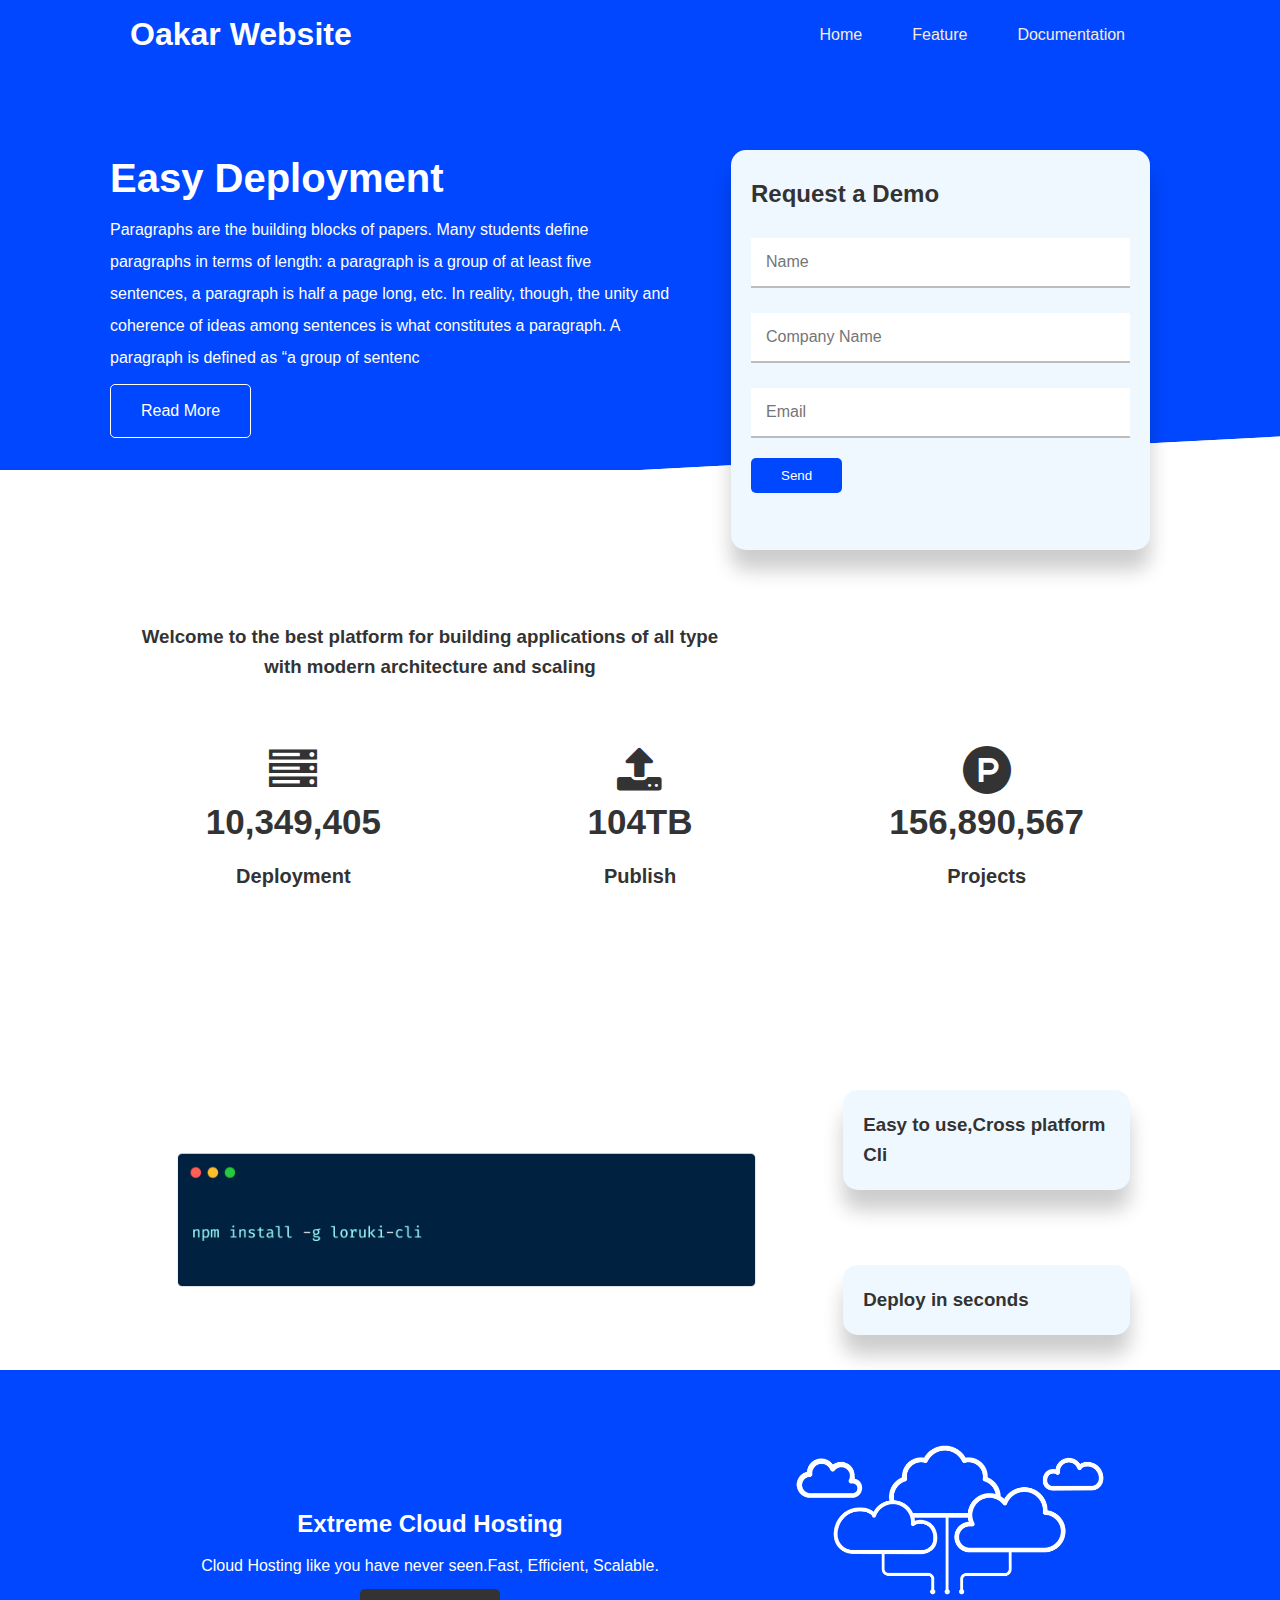
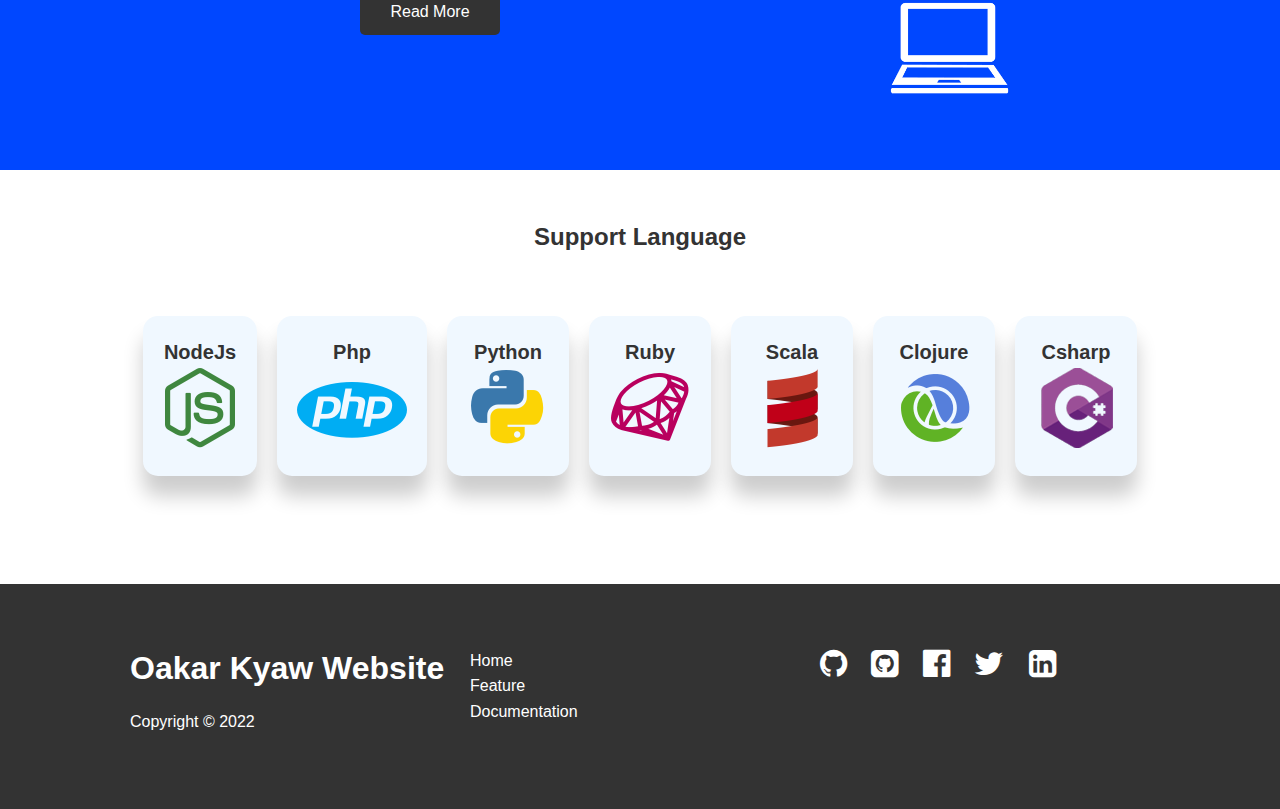
<file: index.html>
<!DOCTYPE html>
<html lang='en'>
 <head>
   <meta charset='utf-8'>
   <meta name='viewport' content='width=device-width,initial-scale=1.0'>
   <title>Oakar-Website</title>
                                               
   <link rel='stylesheet' href='./css/style.css'>
   <link rel='stylesheet' href='./css/utilities.css'>
   <link rel="stylesheet" href="https://cdnjs.cloudflare.com/ajax/libs/font-awesome/4.7.0/css/font-awesome.min.css"> 





  </head>

  <body>
    <div class="navbar">
      <div class="container flex">
        <h1>Oakar Website</h1>
        <nav>
          <ul>
          <li><a href='./index.html'>Home</a></li>
          <li><a href="feature.html"> Feature</a></li>
          <li><a href="doc.html"> Documentation</a></li>


        </ul>
        </nav>
      </div>
    </div>
    
    <!-- Showcase-->
    <section class="showcase">
      <div class="container grid">
        <div class="showcase-text">
          <h1>Easy Deployment</h1>
          <p>Paragraphs are the building blocks of papers. Many students define paragraphs in terms of length: a paragraph is a group of at least five sentences, a paragraph is half a page long, etc. In reality, though, the unity and coherence of ideas among sentences is what constitutes a paragraph. A paragraph is defined as “a group of sentenc</p>
          <a href="./feature.html" class="btn btn-outline">Read More</a>
        </div>
        <div class="showcase-form card">
          <h2>Request a Demo</h2>
          <form >
            <div class="form-control">
              <input type="text" name="name" placeholder="Name">
            </div>
            <div class="form-control">
              <input type="text" name="company-name" placeholder="Company Name">
            </div>
            <div class="form-control">
              <input type="email" name="email" placeholder="Email">

            </div>
            <input type="submit" value="Send" class="btn btn-primary">
          </form>
        </div>
      </div>
    </section>

    <!--Stat-->
    <section class="stat">
      <div class="container">
          <h3 class="stat-heading text-center my-1">
               Welcome to the best platform for building applications of all type with modern architecture and scaling
         </h3>
         <div class="grid grid-3 text-center my-2">
            <div>
              <i class="fa fa-server fa-3x" aria-hidden="true"></i>
              <h3>10,349,405</h3>
              <p class="text-secondary">Deployment</p>
            </div>
            <div>
              <i class="fa fa-upload fa-3x" aria-hidden="true"></i>
              <h3>104TB</h3>
              <p class="text-secondary">Publish</p>
            </div>
            <div>
              <i class="fa fa-product-hunt fa-3x" aria-hidden="true"></i> 
              <h3>156,890,567</h3>
              <p class="text-secondary">Projects</p>
            </div>
          
         </div>
      </div>
    </section>

    <!--Cli -->
    <section class="cli">
      <div class="container grid">
        <img src="images/cli.png" alt="Cli">
        <div class="card ">
          <h3>Easy to use,Cross platform Cli</h3>
        </div>
        <div class="card ">
          <h3>Deploy in seconds</h3>
        </div>

      </div>
    </section>
    
    <!-- Cloud -->
    <section class="cloud bg-primary">
      <div class='container  grid'>
        <div class="cloud-grid">
        
          <h2 class="lg">Extreme Cloud Hosting</h2>
          <p class="lead">Cloud Hosting like you have never seen.Fast, Efficient, Scalable.</p>
          <a class="btn btn-dark" href="feature.html" alt="Feature">Read More</a>
        
      </div >
    
          <img  src="images/cloud.png" alt="cloudimage">
      
      </div>
       
      

    </section>

    <!--languages-->
    <section class="language">
      
        <h2 class="text-center">Support Language</h2>
        <div class="container flex">
          <div class="card">
             <h4>NodeJs</h4>
          <img src="images/logos/node.png" alt="node">
          </div>
         
        
        
          <div class="card">
            <h4>Php</h4>
            <img src="images/logos/php.png" alt="php">
          </div>
          
        
          <div class="card">
           <h4>Python</h4>
          <img src="images/logos/python.png" alt="python"> 
          </div>
          
        
          <div class="card">
          <h4>Ruby</h4>
          <img src="images/logos/ruby.png" alt="ruby">
          </div>
        
        
          <div class="card">
          <h4>Scala</h4>
          <img src="images/logos/scala.png" alt="scala">
          </div>
        
        
          <div class="card">
          <h4>Clojure</h4>
          <img src="images/logos/clojure.png" alt="clojure">
          </div>
          
        
          <div class="card">
          <h4>Csharp</h4>
          <img src="images/logos/csharp.png" alt="csharp">
          </div>
         
        
          
          
        </div>
        
    

      
    </section>
    <!--footer-->
    <section class="footer bg-dark">
      <div class="container grid-3 ">
        <div>
           <h1>Oakar Kyaw Website</h1>
        <p>Copyright &copy; 2022</p>
      </div>
       <div>
         <ul>
          <li><a href="index.html"> Home</a></li>
          <li><a href="feature.html"> Feature</a></li>
        <li><a href="doc.html"> Documentation</a></li>
      </ul>
       </div>
        
      <div class="social">
        
       <i class="fa fa-github fa-2x" aria-hidden="true"></i>
        <i class="fa fa-github-square fa-2x" aria-hidden="true"></i>
        <i class="fa fa-facebook-official fa-2x" aria-hidden="true"></i>
        <i class="fa fa-twitter fa-2x" aria-hidden="true"></i>
         <i class="fa fa-linkedin-square fa-2x" aria-hidden="true"></i>
      
      </div>
      
        
       </div>
     
    </section>

  </body>




</html>
</file>
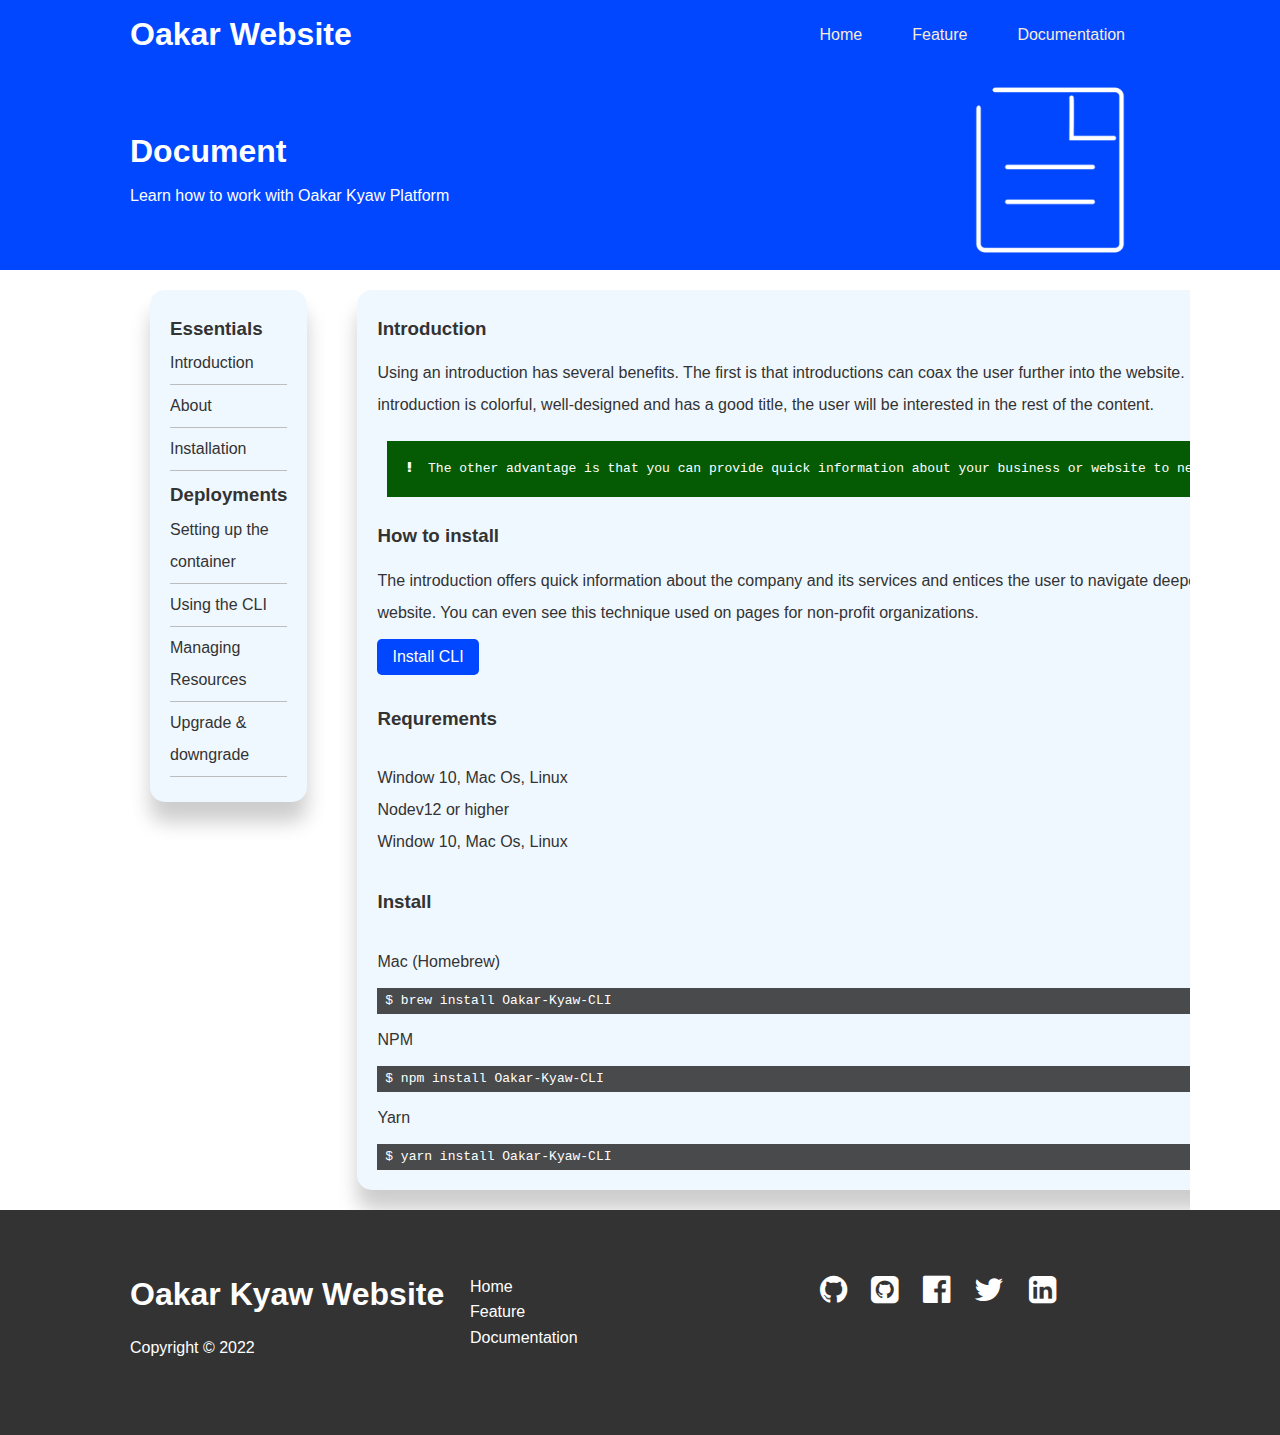
<file: doc.html>
<!DOCTYPE html>
<html lang='en'>
 <head>
   <meta charset='utf-8'>
   <meta name='viewport' content='width=device-width,initial-scale=1.0'>
   <title>Oakar-Website</title>
                                               
   <link rel='stylesheet' href='./css/style.css'>
   <link rel='stylesheet' href='./css/utilities.css'>
   <link rel="stylesheet" href="https://cdnjs.cloudflare.com/ajax/libs/font-awesome/4.7.0/css/font-awesome.min.css"> 





  </head>

  <body>
    <div class="navbar">
      <div class="container flex">
        <h1>Oakar Website</h1>
        <nav>
          <ul>
          <li><a href='./index.html'>Home</a></li>
          <li><a href="feature.html"> Feature</a></li>
          <li><a href="doc.html"> Documentation</a></li>


        </ul>
        </nav>
      </div>
    </div>
    <!--Document Header-->
    <section class="document-header bg-primary">
        <div class="container grid">
            <div class="document-header-text">
                <h1>Document</h1>
                <p>Learn how to work with Oakar Kyaw Platform</p>
            </div>
            <img src="images/docs.png" alt="Documentation image" class="feature-image">
    
        </div>
    
    
       </section>
    <!--sub header-->
    <section class="doc-main">
      <div class="container grid-3 ">
        <div class="card main-head">
          <h3>Essentials</h3>
          <nav>
            <ul>
              <li><a href="#">Introduction</a></li>
              <li><a href="#">About</a></li>
              <li><a href="#">Installation</a></li>
            </ul>
            
          </nav>
          <h3>Deployments</h3>
          <nav>
            <ul>
              <li><a href="#">Setting up the container</a></li>
              <li><a href="#">Using the CLI</a></li>
              <li><a href="#">Managing Resources</a></li>
              <li><a href="#">Upgrade & downgrade</a></li>
            </ul>
            
          </nav>
        </div>
        <div class="card description ">
          <h3>Introduction</h3>
          <p>Using an introduction has several benefits. The first is that introductions can coax the user further into the website. If the introduction is colorful, well-designed and has a good title, the user will be interested in the rest of the content.</p>
          <pre class="alert " id="success"><i class="fa fa-exclamation" aria-hidden="true"></i>  The other advantage is that you can provide quick information about your business or website to new users.</pre>
          
          <h3>How to install</h3>
          <p>The introduction offers quick information about the company and its services and entices the user to navigate deeper into the website. You can even see this technique used on pages for non-profit organizations.</p>
          <a href="#" class="btn btn-primary">Install CLI</a>
          <h3 class="requirements">Requrements</h3>
          <ul>
            <li>Window 10, Mac Os, Linux</li>
            <li>Nodev12 or higher</li>
            <li>Window 10, Mac Os, Linux</li>
          </ul>
          
          <h3 class="install">Install</h3>
          <p>Mac (Homebrew)</p>
          <pre><code> $ brew install Oakar-Kyaw-CLI</code></pre>
          <p>NPM</p>
          <pre><code> $ npm install Oakar-Kyaw-CLI</code></pre>
          <p>Yarn</p>
          <pre><code> $ yarn install Oakar-Kyaw-CLI</code></pre>

        </div>
      </div>
    </section>
    <!--footer-->
    <section class="footer bg-dark">
      <div class="container grid-3 ">
        <div>
           <h1>Oakar Kyaw Website</h1>
        <p>Copyright &copy; 2022</p>
      </div>
       <div>
         <ul>
            <li><a href="index.html"> Home</a></li>
            <li><a href="feature.html"> Feature</a></li>
          <li><a href="doc.html"> Documentation</a></li>
      </ul>
       </div>
        
      <div class="social">
        
       <i class="fa fa-github fa-2x" aria-hidden="true"></i>
        <i class="fa fa-github-square fa-2x" aria-hidden="true"></i>
        <i class="fa fa-facebook-official fa-2x" aria-hidden="true"></i>
        <i class="fa fa-twitter fa-2x" aria-hidden="true"></i>
         <i class="fa fa-linkedin-square fa-2x" aria-hidden="true"></i>
      
      </div>
      
        
       </div>
     
    </section>

  </body>




</html>
</file>
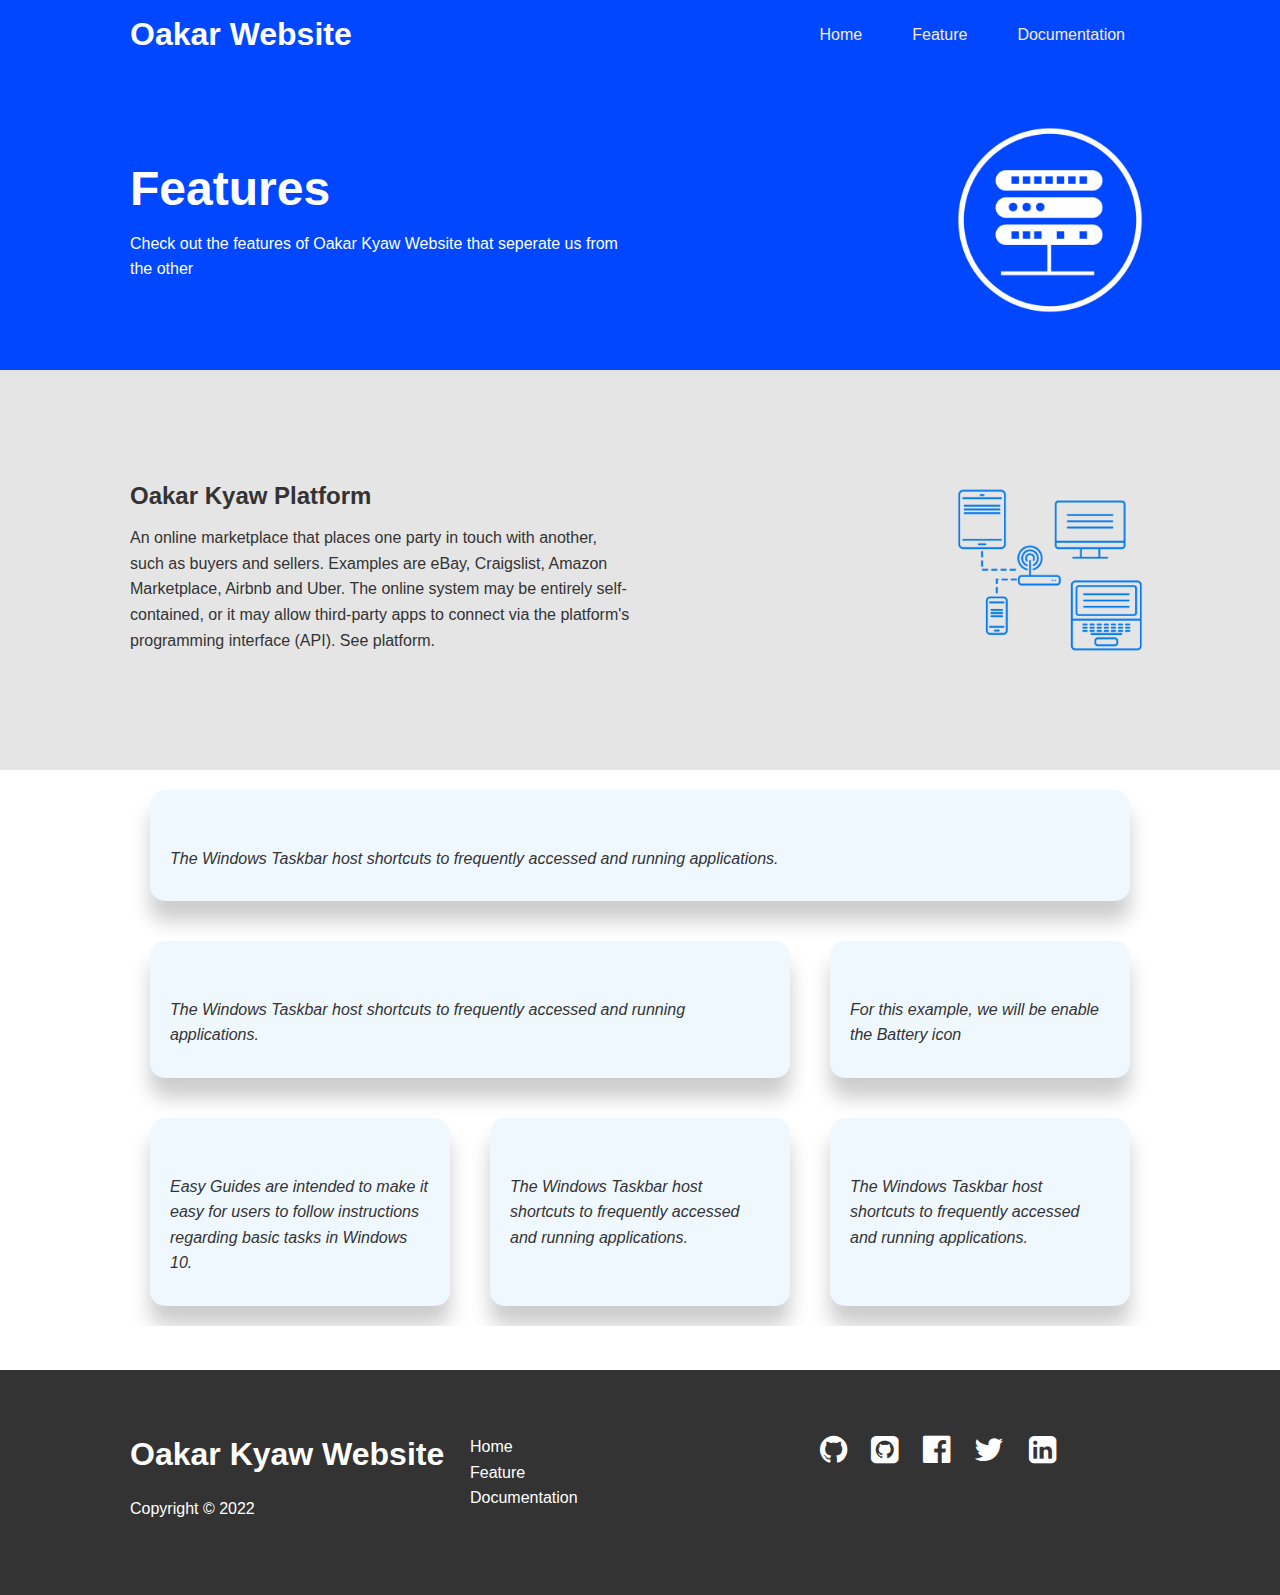
<file: feature.html>
<!DOCTYPE html>
<html lang='en'>
 <head>
   <meta charset='utf-8'>
   <meta name='viewport' content='width=device-width,initial-scale=1.0'>
   <title>Oakar-Website</title>
                                               
   <link rel='stylesheet' href='./css/style.css'>
   <link rel='stylesheet' href='./css/utilities.css'>
   <link rel="stylesheet" href="https://cdnjs.cloudflare.com/ajax/libs/font-awesome/4.7.0/css/font-awesome.min.css"> 





  </head>

  <body>
    <div class="navbar">
      <div class="container flex">
        <h1>Oakar Website</h1>
        <nav>
          <ul>
          <li><a href='./index.html'>Home</a></li>
          <li><a href="feature.html"> Feature</a></li>
          <li><a href="doc.html"> Documentation</a></li>


        </ul>
        </nav>
      </div>
    </div>
    
   <!--header-->
   <section class="feature-header bg-primary">
    <div class="container grid">
        <div class="feature-header-text">
            <h1>Features</h1>
            <p>Check out the features of Oakar Kyaw Website that seperate us from the other</p>
        </div>
        <img src="images/server.png" alt="featureimages" class="feature-image">

    </div>


   </section>
   <!--Subheader-->
    <section class="subheader">
        <div class="container grid">
            <div class="subheader-text">
                <h2>Oakar Kyaw Platform</h2>
                <p>An online marketplace that places one party in touch with another, such as buyers and sellers. Examples are eBay, Craigslist, Amazon Marketplace, Airbnb and Uber. The online system may be entirely self-contained, or it may allow third-party apps to connect via the platform's programming interface (API). See platform.</p>
            </div>
            <img src="images/server2.png" alt="subheaderimage" class="subheader-image">
        </div>
    </section>
    <!--feature card-->
    <section class="feature-card">
        <div class="container grid-3 ">
            <div class="card feature-card1 ">
                <i class="fa-regular fa-bars">
                <p>The Windows Taskbar host shortcuts to frequently accessed and running applications. </p></i>
            </div>
            <div class="card feature-card2 ">
                <i class="fa-regular fa-bars">
                <p>The Windows Taskbar host shortcuts to frequently accessed and running applications. 

                </p></i>
            </div>
            <div class="card feature-card3 ">
                <i class="fa-regular fa-bars">
                <p>For this example, we will be enable the Battery icon 

                </p></i>
            </div>
            <div class="card feature-card4  ">
                <i class="fa-regular fa-bars ">
                <p>Easy Guides are intended to make it easy for users to follow instructions regarding basic tasks in Windows 10. 

 

                </p></i>
            </div>
            <div class="card feature-card5 ">
                <i class="fa-regular fa-bars">
                <p>The Windows Taskbar host shortcuts to frequently accessed and running applications. 

                </p></i>
            </div>
            <div class="card feature-card6 ">
                <i class="fa-regular fa-bars">
                <p>The Windows Taskbar host shortcuts to frequently accessed and running applications. 

                </p></i>
            </div>
        </div>
    </section>
    <!--footer-->
    <section class="footer bg-dark">
      <div class="container grid-3 ">
        <div>
           <h1>Oakar Kyaw Website</h1>
        <p>Copyright &copy; 2022</p>
      </div>
       <div>
         <ul>
            <li><a href="index.html"> Home</a></li>
            <li><a href="feature.html"> Feature</a></li>
          <li><a href="doc.html"> Documentation</a></li>
      </ul>
       </div>
        
      <div class="social">
        
       <i class="fa fa-github fa-2x" aria-hidden="true"></i>
        <i class="fa fa-github-square fa-2x" aria-hidden="true"></i>
        <i class="fa fa-facebook-official fa-2x" aria-hidden="true"></i>
        <i class="fa fa-twitter fa-2x" aria-hidden="true"></i>
         <i class="fa fa-linkedin-square fa-2x" aria-hidden="true"></i>
      
      </div>
      
        
       </div>
     
    </section>

  </body>




</html>
</file>
<file: css/style.css>
@import url('https://fonts.googleapis.com/css?family=Muli&display=swap');
@import url('https://fonts.googleapis.com/css?family=Quicksand&display=swap');

* {
  box-sizing: border-box;
  padding:0;
  margin:0;
}
:root {
  --primary-color:#0047FF;
  --dark-color:#333;
}

body {
  font-family: 'Lato',sans-serif;
  line-height: 1.6;
  color:#333;
}
ul {
  list-style-type: none;
}
a {
  text-decoration:none;
  color:#333;
}

h1 {
  line-height: 1.3;
  font-weight: 100px;
  margin:10px 0;
}

p {
  margin:10px 0;
}
img {
  width:100%;
}
/* Nav bar*/
.navbar {
  background-color:var(--primary-color);
  color:white;
  height:70px;
}
.navbar .flex {
  justify-content: space-between;
}
.navbar ul {
  display:flex;
  
}
.navbar a {
  color:antiquewhite;
  padding:20px;
  margin:0 5px;
  
}
.navbar a:hover {
  border-bottom:2px solid white;
}
/* Show Case*/
.showcase  {
  height:400px;
  color:#fff;
  line-height: 2;
  position:relative;
  background-color:var(--primary-color);
}
.showcase-text {
  animation: SildeInWithLeft 1s ease-in;
}
.showcase-form {
  background-color:#BDBDBD;
  color:#333;
  position:relative;
  top:60px;

  height:400px;
  padding:40px;
  z-index:100;

}
.showcase-form .form-control{
  margin:15px auto;
  padding:5px 0;
  

}
.showcase-form input[type='text'] ,
.showcase-form input[type='email']{
  width:100%;
  padding:15px;
  font-size:16px;
  border:none;
  border-bottom:2px solid #BDBDBD;
}

.showcase-form input:focus {
  outline:none;

}
.showcase-form {
  animation: SildeInWithRight 1s ease-in;
}
.showcase::before ,
.showcase::after {
  content:" ";
  position:absolute;
  height:80px;
  background-color:#fff;
  bottom:-80px;
  right:0;
  left:0;
  transform:SkewY(-3deg);
}
.showcase .grid{
  overflow:visible;
  grid-template-columns: 55% 45%;
  gap:40px;
}
.showcase h1 {
  font-size:40px;
}
.showcase p{
  margin:10px 0;
}

/*Stat*/

.stat {
  margin:100px 0;
  padding:20px;
  height:400px;
}
.stat-heading {
  max-width:600px;
  
  margin:auto;
}
.stat .grid h3 {
  font-size:35px;
}
.stat .grid-3 .text-secondary {
  font-size:20px;
  font-weight:bold;
}
.text-center {
  text-align:center;
}

.stat {
  animation: SildeInWithBottom 1s ease-in;
}
/*Cli*/

.cli .grid {
  grid-template-columns: repeat(3,1fr);
  grid-template-rows: repeat(2,1fr);
}

.cli .grid >*:first-child {
  grid-column:1/span 2;
  grid-row:1/span 2 ;
}

/*Cloud*/
.cloud .grid {
  grid-template-columns:3fr 2fr;
  height:400px;
  text-align: center;
}



/*Language*/
.language {
  margin:3rem 0;
}
.language .card {
  text-align: center;
  margin:60px 10px;
  transition: transform 0.3s ease-in;
}
.language .card:hover {
  cursor:pointer;
  transform:translateY(-35px);
}
.language .flex {
  flex-wrap:wrap;
}
.language h4 {
  font-size:20px;
}

/*Footer*/

.footer {
 
  color:white;
  padding:4rem;
  
}
.footer h1 {
  margin:0 0 20px;
}
.footer a {
  color:#fff;
}
.footer .social i {
  
  margin:0 10px ;

 
}
/*Margin*/

.my-1 {
  margin:2rem 0;
}

.my-2 {
  margin:4rem 0;
}

/* Background Color */

.bg-dark {
  background-color:var(--dark-color);
}

/*Features*/
.feature-header {
  height:300px;
}
.feature-header-text h1{
  font-size:3rem;
  
}
.feature-image,
.subheader-image {
  width:200px;
  justify-self:flex-end;
}

/*Subheader*/
.subheader {
  background-color: rgba(0,0,0,0.1);
  height:400px;
}

/*Features Card */
.feature-card {
  height:600px;
}

.feature-card .grid-3 >*:first-child {
  
  grid-column:1/span 3;
}
.feature-card .grid-3 >*:nth-child(2) {
  
  grid-column:1/span 2;
}


/* Docs */
.doc-main .grid-3{
  grid-template-columns: 1fr 2fr;
  gap: 10px;
  align-items: start;
  line-height: 2;
  overflow:hidden;
}
.alert {
  
  font-size: 12px;
  margin:20px 10px;
  padding:15px 0;
}
.alert i {
  margin-left:20px;
}
 #success {
  background-color:rgb(4, 91, 4);
  font-size:13px;
}
.main-head li{
  padding-bottom:5px;
  margin-bottom: 5px;
  border-bottom:solid 1px #BDBDBD;
}
.main-head li:hover {
  
  font-weight: bolder;
  color:rgb(28, 33, 182);
}
.description h3 {
  font-weight: light;
}
.description pre {
  
  background-color: rgba(0,0,0,0.7);
  color:#fff;
} 
.description .btn {
  padding:2px 15px;

}
.requirements {
  margin:25px 0;
}
.install {
  margin:25px 0;
}

/* Tablet and Under */

@media(max-width:768px) {
  .grid,
  .showcase .grid,
  .stat .grid,
  .cli .grid,
  .cloud .grid ,
  .footer .grid-3,
  .feature-header .grid,
  .subheader .grid,
  .document-header .grid,
  .doc-main .grid-3
  {
    grid-template-columns: 1fr;
    grid-template-rows: 1fr;
  }

  .showcase,
  .feature-header,
  .subheader,
  .feature-card,
  .document-header,
  .doc-main
  {
    height:auto;
  }
  .showcase-text ,
  .feature-header-text,
  .subheader-text,
  .document-header-text {
    text-align:center;
    margin:20px 0;
    animation: SildeInWithTop 1s ease-in;
  }
  .showcase-form,
  .feature-header img,
  .subheader-image,
  .document-header img{
    justify-self: center;
    margin:auto;
    animation: SildeInWithBottom 1s ease-in;
  }
 
  .feature-card .grid-3 > * ,
  .feature-card .grid-3 > * :first-child,
  .feature-card .grid-3 > *:nth-child(2){
   grid-column: 1/span 3;
   
   
  }
  
  .doc-main .grid {
    grid-template-columns: repeat(2,1fr);
  }
 
  .cli .grid >*:first-child{
    grid-column:1;
    grid-row:1;
  }
  .stat {
    height:auto;
  }
  .cloud  .grid{

    height:auto;
   
    text-align: center;
  }
  .cloud-grid {
    margin:20px 0;
  }
  .footer {
    text-align: center;
    margin-top:20px;
  }
  .footer .social {
    margin-top:20px;
  }
}


/* Mobile */
@media(max-width:500px){
 .navbar {
   height:110px;

  }
  .navbar .flex {
    flex-direction:column;

  }
  .navbar ul {
    background-color: rgba(0,0,0,0.1);
    padding:10px;
    
    
  }
  
}

/* Animation */

@keyframes SildeInWithLeft {
  0% {
    transform :translateX(-100%);
  }
  100% {
    transform:translateX(0);
  }
}


@keyframes SildeInWithRight {
  0% {
    transform :translateX(100%);
  }
  100% {
    transform:translateX(0);
  }
}


@keyframes SildeInWithTop {
  0% {
    transform :translateY(-100%);
  }
  100% {
    transform:translateX(0);
  }
}


@keyframes SildeInWithBottom {
  0% {
    transform :translateY(100%);
  }
  100% {
    transform:translateX(0);
  }
}
</file>
<file: css/utilities.css>
:root {
  --primary-color:#0047FF;
  --dark-color:#333;
}

.container {
    max-width:1100px;
    margin:0 auto;
    overflow:auto;
    padding:0 40px;
  
  }
  .btn {
    display:inline-block;
    padding:10px 30px;
    border-radius:5px;
    background-color:var(--primary-color);
    border:none;
    color:#fff;
    cursor:pointer;
    
  }
  .btn-outline {
    background-color:transparent;
    border:1px solid #fff;
  }
  .btn:hover {
    transform:scale(0.9);
  }
  .btn-primary,
  .bg-primary {
    background-color:var(--primary-color);
    color:#fff;
  }
  .btn-dark {
    background-color: var(--dark-color);
  }
  .card {
    background-color: aliceblue;
    border-radius: 15px;
    box-shadow: 0px 20px 20px rgba(0,0,0,0.2);
    margin:20px;
    padding:20px;
  }
  .flex {
    display:flex;
    justify-content: center;
    align-items: center;
    height:100%;
  }
  .grid {
    display:grid;
    grid-template-columns:repeat(2,1fr);
    height:100%;
    gap:20px;
    justify-content: center;
    align-items: center;
  }
  .grid-3 {
    display:grid;
    
    grid-template-columns:repeat(3,1fr);
  }
</file>
